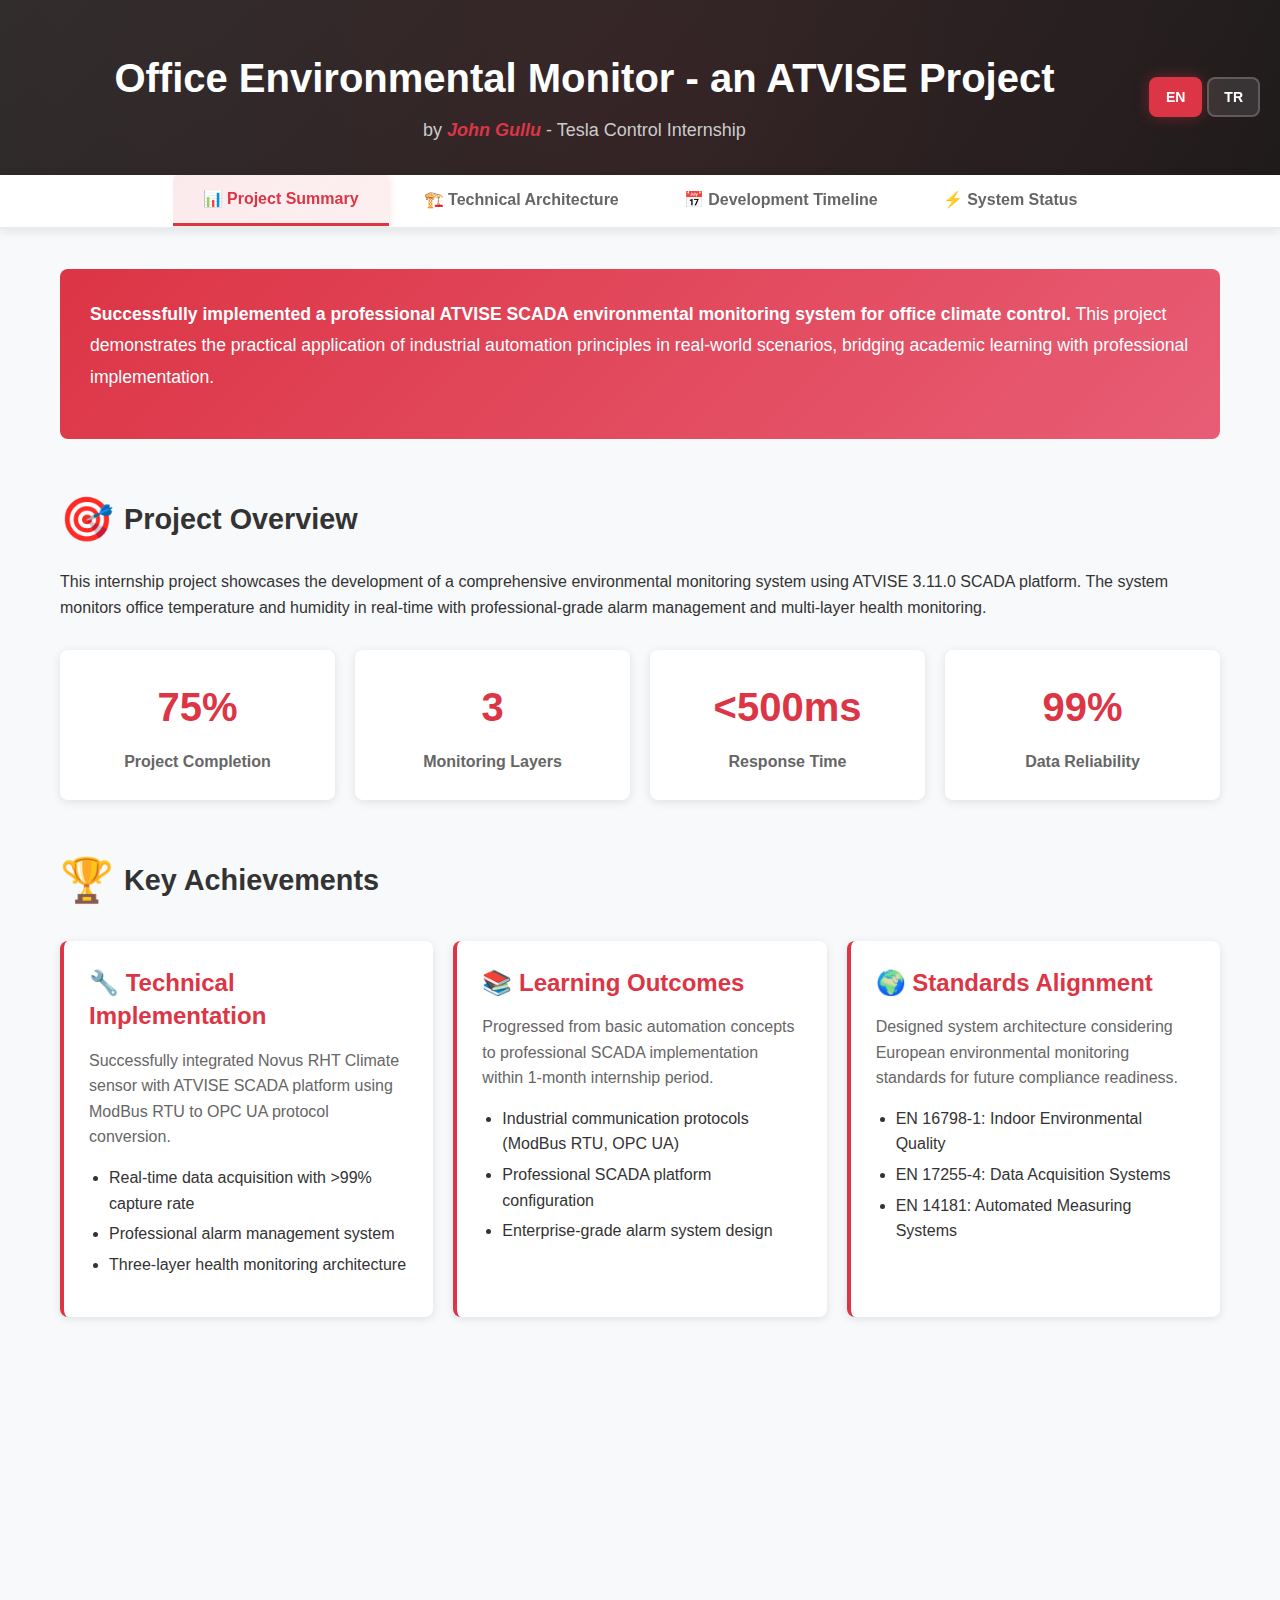
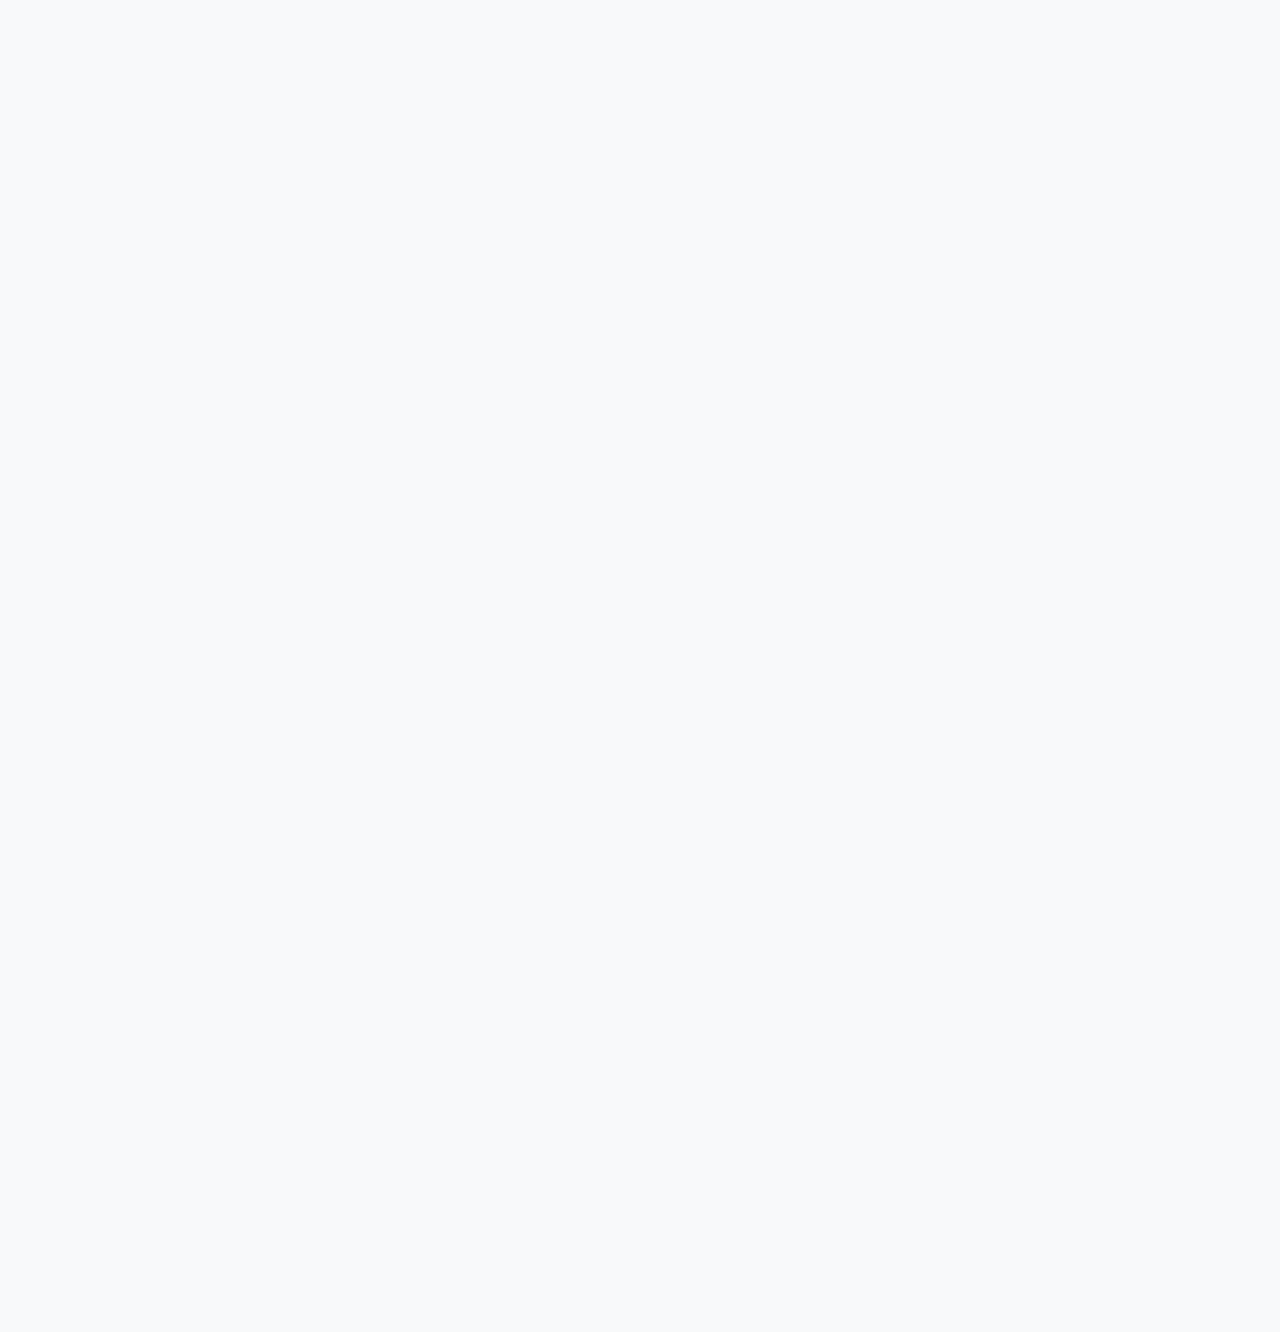
<file: index.html>
<!DOCTYPE html>
<html lang="en">
<head>
    <meta charset="UTF-8">
    <meta name="viewport" content="width=device-width, initial-scale=1.0">
    <title>Office Environmental Monitor - ATVISE Project</title>
    
    <!-- CSS Files -->
    <link rel="stylesheet" href="./assets/css/main.css">
    <link rel="stylesheet" href="./assets/css/components.css">
    <link rel="stylesheet" href="./assets/css/responsive.css">
</head>
<body>
    <!-- Header -->
    <header class="header">
        <div class="header-content">
            <h1>Office Environmental Monitor - an ATVISE Project</h1>
            <div class="author-info">
                by <a href="https://www.linkedin.com/in/john-gullu" target="_blank" class="author-link">John Gullu</a> - Tesla Control Internship
            </div>
        </div>
        
        <!-- Language Toggle -->
        <div class="language-toggle">
            <button class="lang-btn active" data-lang="en" title="English">EN</button>
            <button class="lang-btn" data-lang="tr" title="Türkçe">TR</button>
        </div>
    </header>

    <!-- Tab Navigation -->
    <nav class="tab-navigation">
        <div class="tab-container-wrapper">
            <div class="tab-container">
                <button class="tab-button active" data-tab="summary" data-subtitle="Project Summary">
                    📊 Project Summary
                </button>
                <button class="tab-button" data-tab="technical" data-subtitle="Technical Architecture">
                    🏗️ Technical Architecture
                </button>
                <button class="tab-button" data-tab="timeline" data-subtitle="Development Timeline">
                    📅 Development Timeline
                </button>
                <button class="tab-button" data-tab="status" data-subtitle="System Status">
                    ⚡ System Status
                </button>
            </div>
        </div>
    </nav>

    <!-- Content Container -->
    <main class="content-container">
        <!-- Tab content will be loaded here by JavaScript -->
        <div id="tab-content-area">
            <!-- Loading indicator -->
            <div class="loading-indicator">
                <div class="loading-spinner"></div>
                <p data-lang-key="loading">Loading content...</p>
            </div>
        </div>
    </main>

    <!-- JavaScript Files -->
    <script src="./assets/js/utils.js"></script>
    <script src="./assets/js/content-loader.js"></script>
    <script src="./assets/js/tab-manager.js"></script>
    
    <!-- Initialize Application -->
    <script>
        document.addEventListener('DOMContentLoaded', () => {
            // Initialize language system first
            if (typeof LanguageManager !== 'undefined') {
                LanguageManager.init();
            }
            ContentLoader.init();
            TabManager.init();
        });
    </script>
</body>
</html>
</file>
<file: assets/css/main.css>
/* CSS Custom Properties - Enhanced Design System */
:root {
    --primary-color: #dc3545;
    --success-color: #4caf50;
    --warning-color: #ff9800;
    --info-color: #2196f3;
    --bg-light: #f8f9fa;
    --bg-darker: #e9ecef;
    --text-dark: #333;
    --text-light: #666;
    --text-white: #fff;
    --border-radius: 8px;
    --shadow: 0 2px 10px rgba(0,0,0,0.1);
    --shadow-hover: 0 10px 25px rgba(0,0,0,0.15);
    --transition: all 0.3s ease;
    
    /* Additional color variations for new components */
    --primary-light: rgba(220, 53, 69, 0.1);
    --success-light: rgba(76, 175, 80, 0.1);
    --warning-light: rgba(255, 152, 0, 0.1);
    --info-light: rgba(33, 150, 243, 0.1);
    
    /* Enhanced spacing system */
    --spacing-xs: 5px;
    --spacing-sm: 10px;
    --spacing-md: 15px;
    --spacing-lg: 20px;
    --spacing-xl: 30px;
    --spacing-xxl: 40px;
    
    /* Typography scale */
    --font-size-xs: 0.75rem;
    --font-size-sm: 0.875rem;
    --font-size-base: 1rem;
    --font-size-lg: 1.125rem;
    --font-size-xl: 1.25rem;
    --font-size-2xl: 1.5rem;
    --font-size-3xl: 1.875rem;
    --font-size-4xl: 2.25rem;
    
    /* Enhanced transitions for improved UX */
    --transition-fast: all 0.15s ease;
    --transition-smooth: all 0.25s cubic-bezier(0.4, 0.0, 0.2, 1);
    --transition-gentle: all 0.35s cubic-bezier(0.25, 0.1, 0.25, 1);
}

/* Reset and Base Styles */
* {
    margin: 0;
    padding: 0;
    box-sizing: border-box;
}

body {
    font-family: 'Segoe UI', Tahoma, Geneva, Verdana, sans-serif;
    line-height: 1.6;
    color: var(--text-dark);
    background-color: var(--bg-light);
    font-size: var(--font-size-base);
}

/* Enhanced Typography */
h1, h2, h3, h4, h5, h6 {
    margin-bottom: var(--spacing-md);
    line-height: 1.4;
    font-weight: 600;
}

h1 { font-size: var(--font-size-4xl); }
h2 { font-size: var(--font-size-3xl); }
h3 { font-size: var(--font-size-2xl); }
h4 { font-size: var(--font-size-xl); }
h5 { font-size: var(--font-size-lg); }
h6 { font-size: var(--font-size-base); }

p {
    margin-bottom: var(--spacing-md);
}

/* Enhanced Lists */
ul, ol {
    margin-bottom: var(--spacing-md);
    padding-left: var(--spacing-lg);
}

li {
    margin-bottom: var(--spacing-xs);
}

/* Header Styles - Enhanced with new structure */
.header {
    background: linear-gradient(135deg, #2c2c2c 0%, #1a1a1a 100%);
    color: var(--text-white);
    padding: var(--spacing-xxl) var(--spacing-lg) var(--spacing-lg);
    position: relative;
    overflow: hidden;
    display: flex;
    justify-content: space-between;
    align-items: center;
}

.header::before {
    content: '';
    position: absolute;
    top: -50%;
    right: -50%;
    width: 200%;
    height: 200%;
    background: radial-gradient(circle, rgba(220,53,69,0.1) 0%, transparent 70%);
    animation: pulse 4s ease-in-out infinite;
}

@keyframes pulse {
    0%, 100% { transform: scale(0.8); opacity: 0.5; }
    50% { transform: scale(1.2); opacity: 0.8; }
}

.header-content {
    text-align: center;
    flex: 1;
    position: relative;
    z-index: 1;
}

.header h1 {
    font-size: 2.5rem;
    margin-bottom: var(--spacing-sm);
    position: relative;
    z-index: 1;
}

.author-info {
    font-size: var(--font-size-lg);
    color: #ccc;
    position: relative;
    z-index: 1;
    margin-top: var(--spacing-sm);
}

.author-link {
    color: var(--primary-color);
    text-decoration: none;
    font-style: italic;
    font-weight: 600;
    transition: var(--transition-smooth);
    position: relative;
}

.author-link:hover {
    color: #fff;
    text-shadow: 0 0 8px var(--primary-color);
}

.author-link::after {
    content: '';
    position: absolute;
    width: 0;
    height: 2px;
    bottom: -2px;
    left: 50%;
    background-color: var(--primary-color);
    transition: var(--transition-smooth);
}

.author-link:hover::after {
    width: 100%;
    left: 0;
}

/* Language Toggle Styles */
.language-toggle {
    position: relative;
    z-index: 1;
    display: flex;
    gap: var(--spacing-xs);
}

.lang-btn {
    background: rgba(255, 255, 255, 0.1);
    border: 2px solid rgba(255, 255, 255, 0.2);
    color: var(--text-white);
    padding: var(--spacing-sm) var(--spacing-md);
    border-radius: var(--border-radius);
    cursor: pointer;
    font-size: var(--font-size-sm);
    font-weight: 600;
    transition: var(--transition-smooth);
    backdrop-filter: blur(10px);
    min-width: 45px;
}

.lang-btn:hover {
    background: rgba(255, 255, 255, 0.2);
    border-color: rgba(255, 255, 255, 0.4);
    transform: translateY(-2px);
}

.lang-btn.active {
    background: var(--primary-color);
    border-color: var(--primary-color);
    color: var(--text-white);
    box-shadow: 0 0 15px rgba(220, 53, 69, 0.4);
}

.lang-btn:focus {
    outline: none;
    box-shadow: 0 0 0 3px rgba(220, 53, 69, 0.3);
}

/* Tab Navigation - Enhanced centering and styling */
.tab-navigation {
    background: var(--text-white);
    border-bottom: 2px solid var(--bg-darker);
    position: sticky;
    top: 0;
    z-index: 100;
    box-shadow: var(--shadow);
}

.tab-container-wrapper {
    max-width: 1200px;
    margin: 0 auto;
    padding: 0 var(--spacing-lg);
    display: flex;
    justify-content: center;
}

.tab-container {
    display: flex;
    gap: var(--spacing-xs);
    overflow-x: auto;
    scrollbar-width: none; /* Firefox */
    -ms-overflow-style: none; /* IE and Edge */
}

.tab-container::-webkit-scrollbar {
    display: none; /* Chrome, Safari */
}

.tab-button {
    background: transparent;
    border: none;
    padding: var(--spacing-md) var(--spacing-xl);
    cursor: pointer;
    font-size: var(--font-size-base);
    font-weight: 600;
    color: var(--text-light);
    border-bottom: 3px solid transparent;
    border-radius: var(--border-radius) var(--border-radius) 0 0;
    transition: var(--transition-gentle);
    white-space: nowrap;
    min-width: fit-content;
    position: relative;
    overflow: hidden;
}

.tab-button::before {
    content: '';
    position: absolute;
    top: 0;
    left: -100%;
    width: 100%;
    height: 100%;
    background: linear-gradient(90deg, transparent, rgba(220, 53, 69, 0.1), transparent);
    transition: var(--transition-smooth);
}

.tab-button:hover::before {
    left: 100%;
}

.tab-button:hover {
    color: var(--primary-color);
    background: linear-gradient(135deg, var(--primary-light), rgba(220, 53, 69, 0.05));
    transform: translateY(-2px);
    box-shadow: 0 4px 12px rgba(220, 53, 69, 0.15);
}

.tab-button.active {
    color: var(--primary-color);
    border-bottom-color: var(--primary-color);
    background: linear-gradient(135deg, var(--primary-light), rgba(220, 53, 69, 0.08));
    box-shadow: 0 2px 8px rgba(220, 53, 69, 0.2);
    transform: translateY(-1px);
}

.tab-button:focus {
    outline: none;
    box-shadow: 0 0 0 3px rgba(220, 53, 69, 0.3);
}

/* Enhanced tab transition effect */
@keyframes tabActivate {
    0% {
        transform: translateY(-1px) scale(0.98);
        opacity: 0.7;
    }
    100% {
        transform: translateY(-1px) scale(1);
        opacity: 1;
    }
}

.tab-button.active {
    animation: tabActivate 0.2s ease-out;
}

/* Content Container */
.content-container {
    max-width: 1200px;
    margin: 0 auto;
    padding: var(--spacing-xxl) var(--spacing-lg);
}

/* Tab Content */
.tab-content {
    display: none;
    animation: fadeIn 0.3s ease-in-out;
}

.tab-content.active {
    display: block;
}

@keyframes fadeIn {
    from { opacity: 0; transform: translateY(10px); }
    to { opacity: 1; transform: translateY(0); }
}

/* Loading Indicator */
.loading-indicator {
    text-align: center;
    padding: 60px var(--spacing-lg);
    color: var(--text-light);
}

.loading-spinner {
    width: 40px;
    height: 40px;
    border: 4px solid var(--bg-darker);
    border-top: 4px solid var(--primary-color);
    border-radius: 50%;
    animation: spin 1s linear infinite;
    margin: 0 auto var(--spacing-lg);
}

@keyframes spin {
    0% { transform: rotate(0deg); }
    100% { transform: rotate(360deg); }
}

/* Common Section Styles */
.section {
    margin-bottom: var(--spacing-xxl);
}

.section h2 {
    color: var(--text-dark);
    font-size: 1.8rem;
    margin-bottom: var(--spacing-lg);
    display: flex;
    align-items: center;
    gap: var(--spacing-sm);
}

.section h2::before {
    content: attr(data-icon);
    font-size: 1.5em;
}

/* Enhanced Link Styles */
.link-button {
    display: inline-block;
    padding: var(--spacing-sm) var(--spacing-lg);
    background: var(--primary-color);
    color: var(--text-white);
    text-decoration: none;
    border-radius: var(--border-radius);
    font-weight: 600;
    transition: var(--transition-smooth);
    margin: var(--spacing-sm) var(--spacing-sm) var(--spacing-sm) 0;
    border: 2px solid var(--primary-color);
}

.link-button:hover {
    background: transparent;
    color: var(--primary-color);
    transform: translateY(-2px);
    box-shadow: var(--shadow-hover);
}

/* Enhanced Tables */
table {
    width: 100%;
    border-collapse: collapse;
    margin: var(--spacing-lg) 0;
    background: var(--text-white);
    border-radius: var(--border-radius);
    overflow: hidden;
    box-shadow: var(--shadow);
}

th, td {
    padding: var(--spacing-md);
    text-align: left;
    border-bottom: 1px solid var(--bg-darker);
}

th {
    background: var(--bg-light);
    font-weight: bold;
    color: var(--text-dark);
}

td {
    color: var(--text-light);
}

tr:hover {
    background: var(--primary-light);
}

/* Enhanced Form Elements */
input, textarea, select {
    width: 100%;
    padding: var(--spacing-md);
    border: 1px solid var(--bg-darker);
    border-radius: var(--border-radius);
    font-size: var(--font-size-base);
    transition: var(--transition);
}

input:focus, textarea:focus, select:focus {
    outline: none;
    border-color: var(--primary-color);
    box-shadow: 0 0 0 3px var(--primary-light);
}

/* Enhanced Code Blocks */
code {
    background: var(--bg-light);
    padding: 2px 6px;
    border-radius: 4px;
    font-family: 'Courier New', Courier, monospace;
    font-size: 0.9em;
    color: var(--primary-color);
}

pre {
    background: var(--bg-light);
    padding: var(--spacing-lg);
    border-radius: var(--border-radius);
    overflow-x: auto;
    margin: var(--spacing-lg) 0;
    border-left: 4px solid var(--primary-color);
}

pre code {
    background: none;
    padding: 0;
    color: var(--text-dark);
}

/* Enhanced Accessibility */
:focus {
    outline: 2px solid var(--primary-color);
    outline-offset: 2px;
}

/* Skip to content link for screen readers */
.skip-link {
    position: absolute;
    top: -40px;
    left: 6px;
    background: var(--primary-color);
    color: var(--text-white);
    padding: 8px;
    text-decoration: none;
    border-radius: var(--border-radius);
    z-index: 1000;
}

.skip-link:focus {
    top: 6px;
}

/* Print Styles */
@media print {
    .header, .tab-navigation, .language-toggle {
        display: none;
    }
    
    .content-container {
        max-width: none;
        padding: 0;
    }
    
    .tab-content {
        display: block !important;
    }
    
    .card, .metric-card {
        break-inside: avoid;
        page-break-inside: avoid;
    }
    
    .section {
        page-break-after: auto;
    }
    
    .link-button {
        display: none;
    }
}

/* Dark Mode Support */
@media (prefers-color-scheme: dark) {
    :root {
        --bg-light: #1a1a1a;
        --bg-darker: #2d2d2d;
        --text-dark: #ffffff;
        --text-light: #cccccc;
    }
    
    .header {
        background: linear-gradient(135deg, #000000 0%, #1a1a1a 100%);
    }
    
    .tab-navigation {
        background: #2d2d2d;
        border-bottom-color: #404040;
    }
    
    .card, .metric-card, .arch-box {
        background: #2d2d2d;
        border-color: #404040;
    }
    
    table {
        background: #2d2d2d;
    }
    
    th {
        background: #404040;
    }
}

/* Reduced Motion Support */
@media (prefers-reduced-motion: reduce) {
    *, *::before, *::after {
        animation-duration: 0.01ms !important;
        animation-iteration-count: 1 !important;
        transition-duration: 0.01ms !important;
    }
    
    .loading-spinner {
        animation: none;
        border: 4px solid var(--primary-color);
    }
    
    .header::before {
        animation: none;
    }
    
    .tab-button::before {
        display: none;
    }
}

/* High Contrast Support */
@media (prefers-contrast: high) {
    :root {
        --shadow: 0 2px 10px rgba(0,0,0,0.3);
        --shadow-hover: 0 10px 25px rgba(0,0,0,0.4);
    }
    
    .card, .metric-card {
        border: 2px solid var(--text-dark);
    }
    
    .tab-button {
        border: 1px solid var(--text-light);
    }
    
    .tab-button.active {
        border: 2px solid var(--primary-color);
    }
}

/* Enhanced Mobile Support */
@media (max-width: 768px) {
    :root {
        --spacing-xl: 20px;
        --spacing-xxl: 30px;
    }
    
    .header {
        flex-direction: column;
        gap: var(--spacing-md);
        padding: var(--spacing-lg) var(--spacing-md);
    }
    
    .header h1 {
        font-size: 2rem;
    }
    
    .author-info {
        font-size: var(--font-size-base);
    }
    
    .language-toggle {
        order: -1;
        align-self: flex-end;
    }
    
    .tab-container-wrapper {
        padding: 0 var(--spacing-md);
    }
    
    .tab-button {
        padding: var(--spacing-sm) var(--spacing-md);
        font-size: var(--font-size-sm);
    }
    
    .content-container {
        padding: var(--spacing-lg) var(--spacing-md);
    }
    
    .section h2 {
        font-size: 1.5rem;
    }
}

@media (max-width: 480px) {
    .header {
        padding: var(--spacing-md) var(--spacing-sm);
    }
    
    .header h1 {
        font-size: 1.5rem;
    }
    
    .tab-container-wrapper {
        padding: 0 var(--spacing-sm);
    }
    
    .tab-container {
        justify-content: flex-start;
        gap: var(--spacing-xs);
    }
    
    .tab-button {
        padding: var(--spacing-sm);
        font-size: var(--font-size-xs);
        min-width: auto;
        flex: 1;
    }
    
    .content-container {
        padding: var(--spacing-md) var(--spacing-sm);
    }
    
    .section {
        margin-bottom: var(--spacing-lg);
    }
}

/* Animation for better UX */
@keyframes slideInFromBottom {
    from {
        opacity: 0;
        transform: translateY(30px);
    }
    to {
        opacity: 1;
        transform: translateY(0);
    }
}

.animate-slide-in {
    animation: slideInFromBottom 0.6s ease-out;
}

/* Utility Classes */
.text-center { text-align: center; }
.text-left { text-align: left; }
.text-right { text-align: right; }

.mt-sm { margin-top: var(--spacing-sm); }
.mt-md { margin-top: var(--spacing-md); }
.mt-lg { margin-top: var(--spacing-lg); }
.mt-xl { margin-top: var(--spacing-xl); }

.mb-sm { margin-bottom: var(--spacing-sm); }
.mb-md { margin-bottom: var(--spacing-md); }
.mb-lg { margin-bottom: var(--spacing-lg); }
.mb-xl { margin-bottom: var(--spacing-xl); }

.p-sm { padding: var(--spacing-sm); }
.p-md { padding: var(--spacing-md); }
.p-lg { padding: var(--spacing-lg); }
.p-xl { padding: var(--spacing-xl); }

.font-bold { font-weight: bold; }
.font-normal { font-weight: normal; }
.font-light { font-weight: 300; }

.text-primary { color: var(--primary-color); }
.text-success { color: var(--success-color); }
.text-warning { color: var(--warning-color); }
.text-info { color: var(--info-color); }
</file>
<file: assets/css/components.css>
/* Highlight Boxes */
.highlight-box {
    background: linear-gradient(135deg, var(--primary-color), #e85d75);
    color: var(--text-white);
    padding: 30px;
    border-radius: var(--border-radius);
    margin-bottom: 30px;
    font-size: 1.1rem;
    line-height: 1.8;
}

/* Grid Layouts */
.card-grid {
    display: grid;
    grid-template-columns: repeat(auto-fit, minmax(300px, 1fr));
    gap: 20px;
    margin: 30px 0;
}

.metrics-grid {
    display: grid;
    grid-template-columns: repeat(auto-fit, minmax(200px, 1fr));
    gap: 20px;
    margin: 30px 0;
}

.architecture-boxes {
    display: grid;
    grid-template-columns: repeat(auto-fit, minmax(250px, 1fr));
    gap: 20px;
    margin: 30px 0;
}

/* Hardware Grid - New */
.hardware-grid {
    display: grid;
    grid-template-columns: repeat(auto-fit, minmax(450px, 1fr));
    gap: 30px;
    margin: 30px 0;
}

.hardware-card {
    background: var(--text-white);
    border-radius: var(--border-radius);
    padding: 25px;
    box-shadow: var(--shadow);
    transition: var(--transition);
    border-left: 4px solid var(--info-color);
}

.hardware-card:hover {
    transform: translateY(-5px);
    box-shadow: var(--shadow-hover);
}

.hardware-header {
    display: flex;
    align-items: center;
    gap: 15px;
    margin-bottom: 20px;
}

.hardware-icon {
    font-size: 2rem;
    background: var(--info-color);
    color: var(--text-white);
    width: 50px;
    height: 50px;
    border-radius: 50%;
    display: flex;
    align-items: center;
    justify-content: center;
}

.hardware-title {
    font-size: 1.3rem;
    font-weight: bold;
    color: var(--text-dark);
}

.sensor-card {
    border-left-color: var(--success-color);
}

.gateway-card {
    border-left-color: var(--warning-color);
}

/* Spec Grid - New */
.spec-grid {
    display: grid;
    grid-template-columns: repeat(auto-fit, minmax(200px, 1fr));
    gap: 15px;
    margin: 20px 0;
}

.spec-item {
    background: var(--bg-light);
    padding: 15px;
    border-radius: var(--border-radius);
    border-left: 3px solid var(--primary-color);
}

.spec-label {
    font-weight: bold;
    color: var(--text-dark);
    margin-bottom: 5px;
}

.spec-value {
    color: var(--text-light);
    font-size: 0.9rem;
}

/* Monitoring Features Lists - New */
.monitoring-features {
    list-style: none;
    margin: 15px 0;
    padding: 0;
}

.monitoring-features li {
    padding: 8px 0;
    padding-left: 25px;
    position: relative;
    color: var(--text-light);
}

.monitoring-features li::before {
    content: "▶";
    position: absolute;
    left: 0;
    color: var(--primary-color);
    font-weight: bold;
}

/* Card Components */
.card {
    background: var(--text-white);
    border-radius: var(--border-radius);
    padding: 25px;
    box-shadow: var(--shadow);
    transition: var(--transition);
    border-left: 4px solid var(--primary-color);
}

.card:hover {
    transform: translateY(-5px);
    box-shadow: var(--shadow-hover);
}

.card h3 {
    color: var(--primary-color);
    margin-bottom: 15px;
    display: flex;
    align-items: center;
    gap: 10px;
}

.card p {
    color: var(--text-light);
    margin-bottom: 15px;
}

/* Metric Cards */
.metric-card {
    background: var(--text-white);
    border-radius: var(--border-radius);
    padding: 25px;
    text-align: center;
    box-shadow: var(--shadow);
    transition: var(--transition);
}

.metric-card:hover {
    transform: translateY(-3px);
    box-shadow: var(--shadow-hover);
}

.metric-value {
    font-size: 2.5rem;
    font-weight: bold;
    color: var(--primary-color);
    margin-bottom: 10px;
}

.metric-label {
    color: var(--text-light);
    font-weight: 600;
}

/* Architecture Boxes */
.arch-box {
    background: var(--text-white);
    border-radius: var(--border-radius);
    padding: 25px;
    text-align: center;
    box-shadow: var(--shadow);
    transition: var(--transition);
    border-top: 4px solid;
}

.arch-box:hover {
    transform: translateY(-5px);
    box-shadow: var(--shadow-hover);
}

.arch-box.system { border-top-color: var(--success-color); }
.arch-box.device { border-top-color: var(--info-color); }
.arch-box.comm { border-top-color: var(--warning-color); }

.arch-box-icon {
    font-size: 2.5rem;
    margin-bottom: 15px;
    display: block;
}

.arch-box-title {
    font-size: 1.2rem;
    font-weight: bold;
    color: var(--text-dark);
    margin-bottom: 10px;
}

.arch-box-desc {
    color: var(--text-light);
    font-size: 0.9rem;
}

/* Status Badges */
.status-badge {
    display: inline-block;
    padding: 5px 12px;
    border-radius: 20px;
    font-size: 0.85rem;
    font-weight: bold;
    color: var(--text-white);
}

.status-operational { background: var(--success-color); }
.status-warning { background: var(--warning-color); }
.status-critical { background: var(--primary-color); }
.status-planned { background: var(--info-color); }

/* Alert Boxes */
.alert {
    padding: 20px;
    margin: 25px 0;
    border-radius: var(--border-radius);
    border-left: 5px solid;
    position: relative;
}

.alert-info {
    background: #e3f2fd;
    border-color: var(--info-color);
    color: #0d47a1;
}

.alert-success {
    background: #e8f5e8;
    border-color: var(--success-color);
    color: #1b5e20;
}

.alert-warning {
    background: #fff8e1;
    border-color: var(--warning-color);
    color: #e65100;
}

/* Timeline Components */
.timeline-container {
    background: linear-gradient(135deg, var(--bg-light) 0%, var(--bg-darker) 100%);
    border-radius: 15px;
    padding: 40px;
    margin: 40px 0;
    position: relative;
}

.timeline {
    position: relative;
    max-width: 1000px;
    margin: 0 auto;
}

.timeline::before {
    content: '';
    position: absolute;
    top: 0;
    left: 50%;
    transform: translateX(-50%);
    width: 4px;
    height: 100%;
    background: linear-gradient(to bottom, var(--primary-color), #6c757d);
    border-radius: 2px;
}

.timeline-item {
    position: relative;
    margin: 50px 0;
    width: 50%;
    padding: 0 30px;
}

.timeline-item.left {
    left: 0;
    text-align: right;
}

.timeline-item.right {
    left: 50%;
    text-align: left;
}

/* Phase-specific colors for timeline items */
.timeline-item.phase1 .timeline-content {
    border: 2px solid var(--success-color);
}

.timeline-item.phase2 .timeline-content {
    border: 2px solid var(--warning-color);
}

.timeline-item.phase3 .timeline-content {
    border: 2px solid var(--info-color);
}

.timeline-item.phase4 .timeline-content {
    border: 2px solid var(--primary-color);
}

.timeline-content {
    background: var(--text-white);
    border-radius: 15px;
    padding: 25px;
    box-shadow: var(--shadow);
    border: 2px solid #dee2e6;
    position: relative;
    transition: var(--transition);
}

.timeline-content:hover {
    transform: translateY(-5px);
    box-shadow: var(--shadow-hover);
}

.timeline-marker {
    position: absolute;
    top: 30px;
    width: 25px;
    height: 25px;
    border-radius: 50%;
    border: 4px solid var(--text-white);
    box-shadow: 0 0 0 4px var(--primary-color);
    z-index: 10;
}

.timeline-item.left .timeline-marker {
    right: -42px;
}

.timeline-item.right .timeline-marker {
    left: -42px;
}

.phase-title {
    font-size: 1.3em;
    font-weight: bold;
    color: #495057;
    margin-bottom: 10px;
    display: flex;
    align-items: center;
}

.phase-icon {
    font-size: 1.5em;
    margin-right: 10px;
    width: 40px;
    height: 40px;
    border-radius: 50%;
    display: flex;
    align-items: center;
    justify-content: center;
    color: var(--text-white);
    background: var(--primary-color);
}

.phase-duration {
    background: rgba(220, 53, 69, 0.1);
    color: var(--primary-color);
    padding: 5px 10px;
    border-radius: 15px;
    font-size: 0.8em;
    font-weight: bold;
    display: inline-block;
    margin-bottom: 15px;
}

/* Feature Lists - New */
.feature-list {
    list-style: none;
    margin: 15px 0;
    padding: 0;
}

.feature-list li {
    padding: 5px 0;
    padding-left: 20px;
    position: relative;
    color: var(--text-light);
}

.feature-list li::before {
    content: "✓";
    position: absolute;
    left: 0;
    color: var(--success-color);
    font-weight: bold;
}

/* Learning Value Boxes - New */
.learning-value {
    background: rgba(76, 175, 80, 0.1);
    border-left: 4px solid var(--success-color);
    padding: 15px;
    margin: 20px 0;
    border-radius: var(--border-radius);
    font-style: italic;
}

/* Progress Comparison - New */
.progress-comparison {
    display: grid;
    grid-template-columns: repeat(auto-fit, minmax(250px, 1fr));
    gap: 20px;
    margin: 20px 0;
}

.comparison-card {
    background: var(--bg-light);
    padding: 20px;
    border-radius: var(--border-radius);
    border-left: 4px solid;
}

.before-card {
    border-left-color: var(--warning-color);
}

.after-card {
    border-left-color: var(--success-color);
}

.comparison-icon {
    display: inline-block;
    margin-right: 10px;
    font-size: 1.2rem;
}

/* Expandable/Accordion Components */
.expandable-section {
    margin: 20px 0;
}

.expand-trigger {
    background: var(--bg-light);
    border: 1px solid var(--bg-darker);
    border-radius: var(--border-radius);
    padding: 15px 20px;
    cursor: pointer;
    display: flex;
    justify-content: space-between;
    align-items: center;
    transition: var(--transition);
}

.expand-trigger:hover {
    background: var(--bg-darker);
}

.expand-trigger.active {
    background: var(--primary-color);
    color: var(--text-white);
}

.expand-content {
    max-height: 0;
    overflow: hidden;
    transition: max-height 0.3s ease;
    background: var(--text-white);
    border: 1px solid var(--bg-darker);
    border-top: none;
    border-radius: 0 0 var(--border-radius) var(--border-radius);
}

.expand-content.active {
    max-height: 1000px;
    padding: 20px;
}

.expand-icon {
    transition: transform 0.3s ease;
}

.expand-trigger.active .expand-icon {
    transform: rotate(180deg);
}

/* Alarm Architecture - New */
.alarm-architecture {
    background: var(--bg-light);
    padding: 25px;
    border-radius: var(--border-radius);
    margin: 30px 0;
    border-left: 4px solid var(--primary-color);
}

.alarm-features {
    display: grid;
    grid-template-columns: repeat(auto-fit, minmax(250px, 1fr));
    gap: 20px;
    margin: 20px 0;
}

.alarm-feature {
    background: var(--text-white);
    padding: 20px;
    border-radius: var(--border-radius);
    box-shadow: var(--shadow);
    display: flex;
    align-items: flex-start;
    gap: 15px;
}

.feature-icon {
    font-size: 1.5rem;
    color: var(--primary-color);
    margin-top: 5px;
}

.feature-title {
    font-weight: bold;
    color: var(--text-dark);
    margin-bottom: 5px;
}

.feature-description {
    color: var(--text-light);
    font-size: 0.9rem;
}

/* Script Cards - New */
.script-card {
    background: var(--text-white);
    border-radius: var(--border-radius);
    padding: 20px;
    box-shadow: var(--shadow);
    margin: 20px 0;
    border-left: 4px solid var(--info-color);
}

.script-header {
    display: flex;
    align-items: center;
    gap: 10px;
    margin-bottom: 15px;
}

.script-icon {
    font-size: 1.3rem;
    color: var(--info-color);
}

.script-title {
    font-weight: bold;
    color: var(--text-dark);
}

/* Three-Box Layout - New */
.three-box-layout {
    display: grid;
    grid-template-columns: repeat(auto-fit, minmax(200px, 1fr));
    gap: 20px;
    margin: 30px 0;
}

.monitor-box {
    background: var(--text-white);
    border-radius: var(--border-radius);
    padding: 20px;
    text-align: center;
    box-shadow: var(--shadow);
    transition: var(--transition);
    position: relative;
}

.monitor-box:hover {
    transform: translateY(-3px);
    box-shadow: var(--shadow-hover);
}

.status-indicator {
    position: absolute;
    top: 10px;
    right: 10px;
    width: 12px;
    height: 12px;
    background: var(--success-color);
    border-radius: 50%;
    animation: pulse 2s infinite;
}

.box-icon {
    font-size: 2rem;
    display: block;
    margin-bottom: 10px;
}

.box-title {
    font-weight: bold;
    color: var(--text-dark);
    margin-bottom: 5px;
}

.box-description {
    color: var(--text-light);
    font-size: 0.85rem;
}

/* Protocol Grid - New */
.protocol-grid {
    display: grid;
    grid-template-columns: repeat(auto-fit, minmax(400px, 1fr));
    gap: 30px;
    margin: 30px 0;
}

.protocol-card {
    background: var(--text-white);
    border-radius: var(--border-radius);
    padding: 25px;
    box-shadow: var(--shadow);
    border-left: 4px solid var(--success-color);
}

.protocol-header {
    display: flex;
    align-items: center;
    gap: 15px;
    margin-bottom: 20px;
}

.protocol-icon {
    font-size: 1.5rem;
    color: var(--success-color);
}

.protocol-title {
    font-size: 1.2rem;
    font-weight: bold;
    color: var(--text-dark);
}

.modbus-protocol {
    border-left-color: var(--warning-color);
}

.modbus-protocol .protocol-icon {
    color: var(--warning-color);
}

.opcua-protocol {
    border-left-color: var(--info-color);
}

.opcua-protocol .protocol-icon {
    color: var(--info-color);
}

/* Configuration Table - New */
.config-table {
    width: 100%;
    border-collapse: collapse;
    margin: 15px 0;
    background: var(--text-white);
}

.config-table th,
.config-table td {
    padding: 12px 15px;
    text-align: left;
    border-bottom: 1px solid var(--bg-darker);
}

.config-table th {
    background: var(--bg-light);
    font-weight: bold;
    color: var(--text-dark);
}

.config-table td {
    color: var(--text-light);
}

/* Specs Summary Table - New */
.specs-summary {
    margin: 30px 0;
    overflow-x: auto;
}

.specs-table {
    width: 100%;
    border-collapse: collapse;
    background: var(--text-white);
    border-radius: var(--border-radius);
    overflow: hidden;
    box-shadow: var(--shadow);
}

.specs-table th,
.specs-table td {
    padding: 15px;
    text-align: left;
    border-bottom: 1px solid var(--bg-darker);
}

.specs-table th {
    background: var(--bg-light);
    font-weight: bold;
    color: var(--text-dark);
}

.specs-table td {
    color: var(--text-light);
}

.specs-table tr:hover {
    background: rgba(220, 53, 69, 0.05);
}

/* Data Flow Enhanced - New */
.data-flow-enhanced {
    background: var(--bg-light);
    padding: 30px;
    border-radius: var(--border-radius);
    margin: 30px 0;
}

.flow-steps {
    display: flex;
    flex-wrap: wrap;
    align-items: center;
    justify-content: center;
    gap: 10px;
}

.flow-step {
    background: var(--text-white);
    padding: 15px;
    border-radius: var(--border-radius);
    text-align: center;
    box-shadow: var(--shadow);
    min-width: 120px;
    transition: var(--transition);
}

.flow-step:hover {
    transform: translateY(-3px);
    box-shadow: var(--shadow-hover);
}

.flow-step-icon {
    font-size: 1.5rem;
    display: block;
    margin-bottom: 5px;
}

.flow-step-title {
    font-weight: bold;
    color: var(--text-dark);
    font-size: 0.9rem;
    margin-bottom: 3px;
}

.flow-step-desc {
    color: var(--text-light);
    font-size: 0.8rem;
}

.flow-arrow {
    color: var(--primary-color);
    font-size: 1.2rem;
    font-weight: bold;
}

/* Compliance Components - New */
.compliance-timeline h3 {
    color: var(--text-dark);
    margin-bottom: 20px;
    text-align: center;
}

.compliance-grid {
    display: grid;
    grid-template-columns: repeat(auto-fit, minmax(350px, 1fr));
    gap: 25px;
    margin: 30px 0;
}

.compliance-card {
    background: var(--text-white);
    border-radius: var(--border-radius);
    padding: 25px;
    box-shadow: var(--shadow);
    border-left: 4px solid var(--info-color);
}

.compliance-standard {
    font-weight: bold;
    color: var(--info-color);
    font-size: 1.1rem;
    margin-bottom: 10px;
}

.compliance-status {
    background: rgba(33, 150, 243, 0.1);
    color: var(--info-color);
    padding: 5px 10px;
    border-radius: 15px;
    font-size: 0.8rem;
    font-weight: bold;
    display: inline-block;
    margin-bottom: 15px;
}

.implementation-steps {
    list-style: none;
    margin: 15px 0;
    padding: 0;
}

.implementation-steps li {
    padding: 5px 0;
    padding-left: 20px;
    position: relative;
    color: var(--text-light);
    font-size: 0.9rem;
}

.implementation-steps li::before {
    content: "📋";
    position: absolute;
    left: 0;
}

/* Alarm Configuration - New */
.alarm-grid {
    display: grid;
    grid-template-columns: repeat(auto-fit, minmax(300px, 1fr));
    gap: 25px;
    margin: 30px 0;
}

.alarm-card {
    background: var(--text-white);
    border-radius: var(--border-radius);
    padding: 20px;
    box-shadow: var(--shadow);
    border-left: 4px solid var(--primary-color);
}

.alarm-card h5 {
    color: var(--primary-color);
    margin-bottom: 15px;
    font-size: 1.1rem;
}

.threshold-item {
    display: flex;
    justify-content: space-between;
    align-items: center;
    padding: 8px 0;
    border-bottom: 1px solid var(--bg-light);
}

.threshold-item:last-of-type {
    border-bottom: none;
}

.threshold-value {
    font-weight: bold;
    font-family: monospace;
}

/* Responsive Design for New Components */
@media (max-width: 768px) {
    .hardware-grid {
        grid-template-columns: 1fr;
    }
    
    .protocol-grid {
        grid-template-columns: 1fr;
    }
    
    .compliance-grid {
        grid-template-columns: 1fr;
    }
    
    .flow-steps {
        flex-direction: column;
    }
    
    .flow-arrow {
        transform: rotate(90deg);
    }
    
    .timeline-item {
        width: 100%;
        left: 0 !important;
        text-align: left !important;
        padding: 0 15px;
    }
    
    .timeline::before {
        left: 15px;
    }
    
    .timeline-marker {
        left: 3px !important;
        right: auto !important;
    }
    
    .progress-comparison {
        grid-template-columns: 1fr;
    }
}

@media (max-width: 480px) {
    .spec-grid {
        grid-template-columns: 1fr;
    }
    
    .three-box-layout {
        grid-template-columns: 1fr;
    }
    
    .alarm-grid {
        grid-template-columns: 1fr;
    }
    
    .config-table,
    .specs-table {
        font-size: 0.8rem;
    }
    
    .config-table th,
    .config-table td,
    .specs-table th,
    .specs-table td {
        padding: 8px;
    }
}
</file>
<file: assets/css/responsive.css>
/* Responsive Design - Mobile First Approach */

/* Base styles (mobile first) are already defined in main.css and components.css */

/* Small tablets and large phones (landscape) */
@media (min-width: 576px) {
    .content-container {
        padding: var(--spacing-xxl) var(--spacing-xl);
    }
    
    .card-grid {
        grid-template-columns: repeat(auto-fit, minmax(280px, 1fr));
    }
    
    .metrics-grid {
        grid-template-columns: repeat(2, 1fr);
    }
    
    .hardware-grid {
        grid-template-columns: 1fr;
    }
    
    .protocol-grid {
        grid-template-columns: 1fr;
    }
    
    .alarm-grid {
        grid-template-columns: repeat(auto-fit, minmax(280px, 1fr));
    }
}

/* Tablets */
@media (min-width: 768px) {
    .header h1 {
        font-size: 2.5rem;
    }
    
    .tab-button {
        padding: var(--spacing-md) var(--spacing-xl);
        font-size: var(--font-size-base);
    }
    
    .metrics-grid {
        grid-template-columns: repeat(auto-fit, minmax(200px, 1fr));
    }
    
    .architecture-boxes {
        grid-template-columns: repeat(3, 1fr);
    }
    
    .hardware-grid {
        grid-template-columns: repeat(auto-fit, minmax(400px, 1fr));
    }
    
    .protocol-grid {
        grid-template-columns: repeat(auto-fit, minmax(350px, 1fr));
    }
    
    .compliance-grid {
        grid-template-columns: repeat(auto-fit, minmax(300px, 1fr));
    }
    
    .alarm-grid {
        grid-template-columns: repeat(2, 1fr);
    }
    
    /* Timeline responsive adjustments */
    .timeline-item {
        width: 50%;
        padding: 0 30px;
    }
    
    .timeline-item.left {
        left: 0;
        text-align: right;
    }
    
    .timeline-item.right {
        left: 50%;
        text-align: left;
    }
    
    .timeline::before {
        left: 50%;
    }
    
    .timeline-marker {
        position: absolute;
        top: 30px;
    }
    
    .timeline-item.left .timeline-marker {
        right: -42px;
    }
    
    .timeline-item.right .timeline-marker {
        left: -42px;
    }
    
    /* Data flow horizontal on tablets */
    .flow-steps {
        flex-direction: row;
        flex-wrap: wrap;
    }
    
    .flow-arrow {
        transform: none;
    }
}

/* Small desktops and large tablets */
@media (min-width: 992px) {
    .content-container {
        padding: var(--spacing-xxl) var(--spacing-xl);
    }
    
    .card-grid {
        grid-template-columns: repeat(auto-fit, minmax(320px, 1fr));
    }
    
    .metrics-grid {
        grid-template-columns: repeat(4, 1fr);
    }
    
    .hardware-grid {
        grid-template-columns: repeat(2, 1fr);
    }
    
    .protocol-grid {
        grid-template-columns: repeat(2, 1fr);
    }
    
    .compliance-grid {
        grid-template-columns: repeat(auto-fit, minmax(350px, 1fr));
    }
    
    .alarm-grid {
        grid-template-columns: repeat(2, 1fr);
    }
    
    .three-box-layout {
        grid-template-columns: repeat(3, 1fr);
    }
    
    /* Enhanced hover effects for desktop */
    .card:hover,
    .metric-card:hover,
    .arch-box:hover,
    .hardware-card:hover,
    .protocol-card:hover,
    .compliance-card:hover,
    .alarm-card:hover {
        transform: translateY(-5px);
        box-shadow: var(--shadow-hover);
    }
    
    .flow-step:hover {
        transform: translateY(-3px);
        box-shadow: var(--shadow-hover);
    }
    
    /* Desktop-specific timeline enhancements */
    .timeline-content:hover {
        transform: translateY(-5px);
        box-shadow: var(--shadow-hover);
    }
}

/* Large desktops */
@media (min-width: 1200px) {
    .content-container {
        max-width: 1200px;
        padding: var(--spacing-xxl) var(--spacing-lg);
    }
    
    .header {
        padding: 50px var(--spacing-lg) var(--spacing-xl);
    }
    
    .hardware-grid {
        grid-template-columns: repeat(2, 1fr);
        gap: var(--spacing-xxl);
    }
    
    .protocol-grid {
        grid-template-columns: repeat(2, 1fr);
        gap: var(--spacing-xxl);
    }
    
    .compliance-grid {
        grid-template-columns: repeat(3, 1fr);
    }
    
    .alarm-grid {
        grid-template-columns: repeat(3, 1fr);
    }
    
    .timeline-container {
        padding: 50px;
    }
    
    /* Enhanced spacing for large screens */
    .section {
        margin-bottom: 50px;
    }
    
    .specs-table th,
    .specs-table td,
    .config-table th,
    .config-table td {
        padding: var(--spacing-lg);
    }
}

/* Extra large screens */
@media (min-width: 1400px) {
    .content-container {
        max-width: 1400px;
    }
    
    .hardware-grid,
    .protocol-grid {
        gap: 40px;
    }
    
    .compliance-grid {
        grid-template-columns: repeat(3, 1fr);
        gap: var(--spacing-xxl);
    }
}

/* Mobile-specific optimizations */
@media (max-width: 767px) {
    /* Stack all grid layouts */
    .card-grid,
    .metrics-grid,
    .architecture-boxes,
    .hardware-grid,
    .protocol-grid,
    .compliance-grid,
    .alarm-grid,
    .three-box-layout {
        grid-template-columns: 1fr;
        gap: var(--spacing-lg);
    }
    
    /* Timeline mobile adjustments */
    .timeline-item {
        width: 100%;
        left: 0 !important;
        text-align: left !important;
        padding: 0 var(--spacing-md);
        margin: var(--spacing-xl) 0;
    }
    
    .timeline::before {
        left: var(--spacing-md);
    }
    
    .timeline-marker {
        left: 3px !important;
        right: auto !important;
    }
    
    /* Mobile data flow */
    .flow-steps {
        flex-direction: column;
        gap: var(--spacing-md);
    }
    
    .flow-arrow {
        transform: rotate(90deg);
        align-self: center;
    }
    
    .flow-step {
        min-width: auto;
        width: 100%;
    }
    
    /* Mobile table responsiveness */
    .specs-table,
    .config-table {
        font-size: var(--font-size-sm);
        display: block;
        overflow-x: auto;
        white-space: nowrap;
    }
    
    .specs-table th,
    .specs-table td,
    .config-table th,
    .config-table td {
        padding: var(--spacing-sm);
        min-width: 120px;
    }
    
    /* Mobile-specific component adjustments */
    .hardware-header {
        flex-direction: column;
        text-align: center;
        gap: var(--spacing-sm);
    }
    
    .protocol-header {
        flex-direction: column;
        text-align: center;
        gap: var(--spacing-sm);
    }
    
    .spec-grid {
        grid-template-columns: 1fr;
        gap: var(--spacing-sm);
    }
    
    .alarm-features {
        grid-template-columns: 1fr;
        gap: var(--spacing-md);
    }
    
    .progress-comparison {
        grid-template-columns: 1fr;
        gap: var(--spacing-md);
    }
    
    /* Mobile expandable sections */
    .expand-trigger {
        padding: var(--spacing-sm) var(--spacing-md);
        font-size: var(--font-size-sm);
    }
    
    .expand-content.active {
        padding: var(--spacing-md);
    }
    
    /* Mobile-friendly buttons */
    .link-button {
        display: block;
        text-align: center;
        margin: var(--spacing-sm) 0;
        padding: var(--spacing-md);
    }
    
    /* Mobile tab navigation */
    .tab-container {
        padding: 0 var(--spacing-sm);
        gap: var(--spacing-xs);
    }
    
    .tab-button {
        padding: var(--spacing-sm) var(--spacing-md);
        font-size: var(--font-size-sm);
        min-width: auto;
        flex: 1;
        text-align: center;
    }
    
    /* Mobile alerts and highlights */
    .alert {
        padding: var(--spacing-md);
        margin: var(--spacing-md) 0;
        font-size: var(--font-size-sm);
    }
    
    .highlight-box {
        padding: var(--spacing-lg);
        font-size: var(--font-size-base);
    }
}

/* Small mobile devices */
@media (max-width: 480px) {
    .content-container {
        padding: var(--spacing-md) var(--spacing-sm);
    }
    
    .header {
        padding: var(--spacing-lg) var(--spacing-sm);
    }
    
    .header h1 {
        font-size: 1.5rem;
        line-height: 1.2;
    }
    
    .header .subtitle {
        font-size: 1rem;
    }
    
    /* Very small mobile adjustments */
    .section h2 {
        font-size: 1.3rem;
        flex-direction: column;
        text-align: center;
        gap: var(--spacing-xs);
    }
    
    .card,
    .metric-card,
    .hardware-card,
    .protocol-card,
    .compliance-card,
    .alarm-card {
        padding: var(--spacing-md);
    }
    
    .timeline-container {
        padding: var(--spacing-lg) var(--spacing-sm);
    }
    
    .timeline-content {
        padding: var(--spacing-md);
    }
    
    .phase-title {
        flex-direction: column;
        text-align: center;
        gap: var(--spacing-xs);
    }
    
    .phase-icon {
        margin: 0 auto var(--spacing-xs);
    }
    
    /* Compact metric cards for very small screens */
    .metric-value {
        font-size: 2rem;
    }
    
    .metric-label {
        font-size: var(--font-size-sm);
    }
    
    /* Small screen data flow */
    .data-flow-enhanced {
        padding: var(--spacing-md);
    }
    
    .flow-step {
        padding: var(--spacing-sm);
    }
    
    .flow-step-title {
        font-size: var(--font-size-xs);
    }
    
    .flow-step-desc {
        font-size: var(--font-size-xs);
    }
    
    /* Compact tables for small screens */
    .threshold-item {
        flex-direction: column;
        align-items: flex-start;
        gap: var(--spacing-xs);
        padding: var(--spacing-sm) 0;
    }
}

/* Touch-specific optimizations */
@media (hover: none) and (pointer: coarse) {
    /* Larger touch targets */
    .tab-button {
        min-height: 44px;
        padding: var(--spacing-md) var(--spacing-lg);
    }
    
    .expand-trigger {
        min-height: 44px;
        padding: var(--spacing-md) var(--spacing-lg);
    }
    
    .link-button {
        min-height: 44px;
        padding: var(--spacing-md) var(--spacing-lg);
    }
    
    /* Remove hover effects for touch devices */
    .card:hover,
    .metric-card:hover,
    .arch-box:hover,
    .hardware-card:hover,
    .protocol-card:hover,
    .compliance-card:hover,
    .alarm-card:hover,
    .flow-step:hover,
    .timeline-content:hover {
        transform: none;
        box-shadow: var(--shadow);
    }
    
    /* Add active states for touch feedback */
    .card:active,
    .metric-card:active,
    .link-button:active,
    .tab-button:active,
    .expand-trigger:active {
        transform: scale(0.98);
    }
}

/* High DPI displays */
@media (-webkit-min-device-pixel-ratio: 2), (min-resolution: 192dpi) {
    /* Ensure crisp rendering on high DPI displays */
    .loading-spinner {
        border-width: 2px;
    }
    
    .timeline-marker {
        border-width: 2px;
    }
    
    .status-indicator {
        width: 10px;
        height: 10px;
    }
}

/* Landscape orientation adjustments */
@media (orientation: landscape) and (max-height: 500px) {
    .header {
        padding: var(--spacing-md) var(--spacing-lg);
    }
    
    .header h1 {
        font-size: 1.8rem;
    }
    
    .content-container {
        padding: var(--spacing-lg) var(--spacing-md);
    }
    
    .section {
        margin-bottom: var(--spacing-lg);
    }
}

/* Print optimizations for responsive content */
@media print {
    .hardware-grid,
    .protocol-grid,
    .compliance-grid {
        grid-template-columns: 1fr;
        gap: var(--spacing-lg);
        break-inside: avoid;
    }
    
    .timeline-item {
        width: 100%;
        left: 0;
        text-align: left;
        page-break-inside: avoid;
        margin: var(--spacing-lg) 0;
    }
    
    .timeline::before,
    .timeline-marker {
        display: none;
    }
    
    .flow-steps {
        flex-direction: column;
    }
    
    .flow-arrow {
        display: none;
    }
    
    .expand-content {
        max-height: none !important;
        padding: var(--spacing-md) !important;
        border: 1px solid var(--bg-darker) !important;
        border-radius: var(--border-radius) !important;
    }
    
    .expand-trigger {
        display: none;
    }
}

/* Accessibility enhancements for responsive design */
@media (prefers-reduced-motion: reduce) {
    .timeline-content:hover,
    .card:hover,
    .metric-card:hover {
        transform: none;
    }
}

/* Force landscape message for very small screens if needed */
@media (max-width: 320px) and (orientation: portrait) {
    .rotate-message {
        position: fixed;
        top: 0;
        left: 0;
        width: 100%;
        height: 100%;
        background: var(--text-white);
        display: flex;
        align-items: center;
        justify-content: center;
        z-index: 9999;
        text-align: center;
        padding: var(--spacing-lg);
    }
    
    .rotate-message.hidden {
        display: none;
    }
}
</file>
